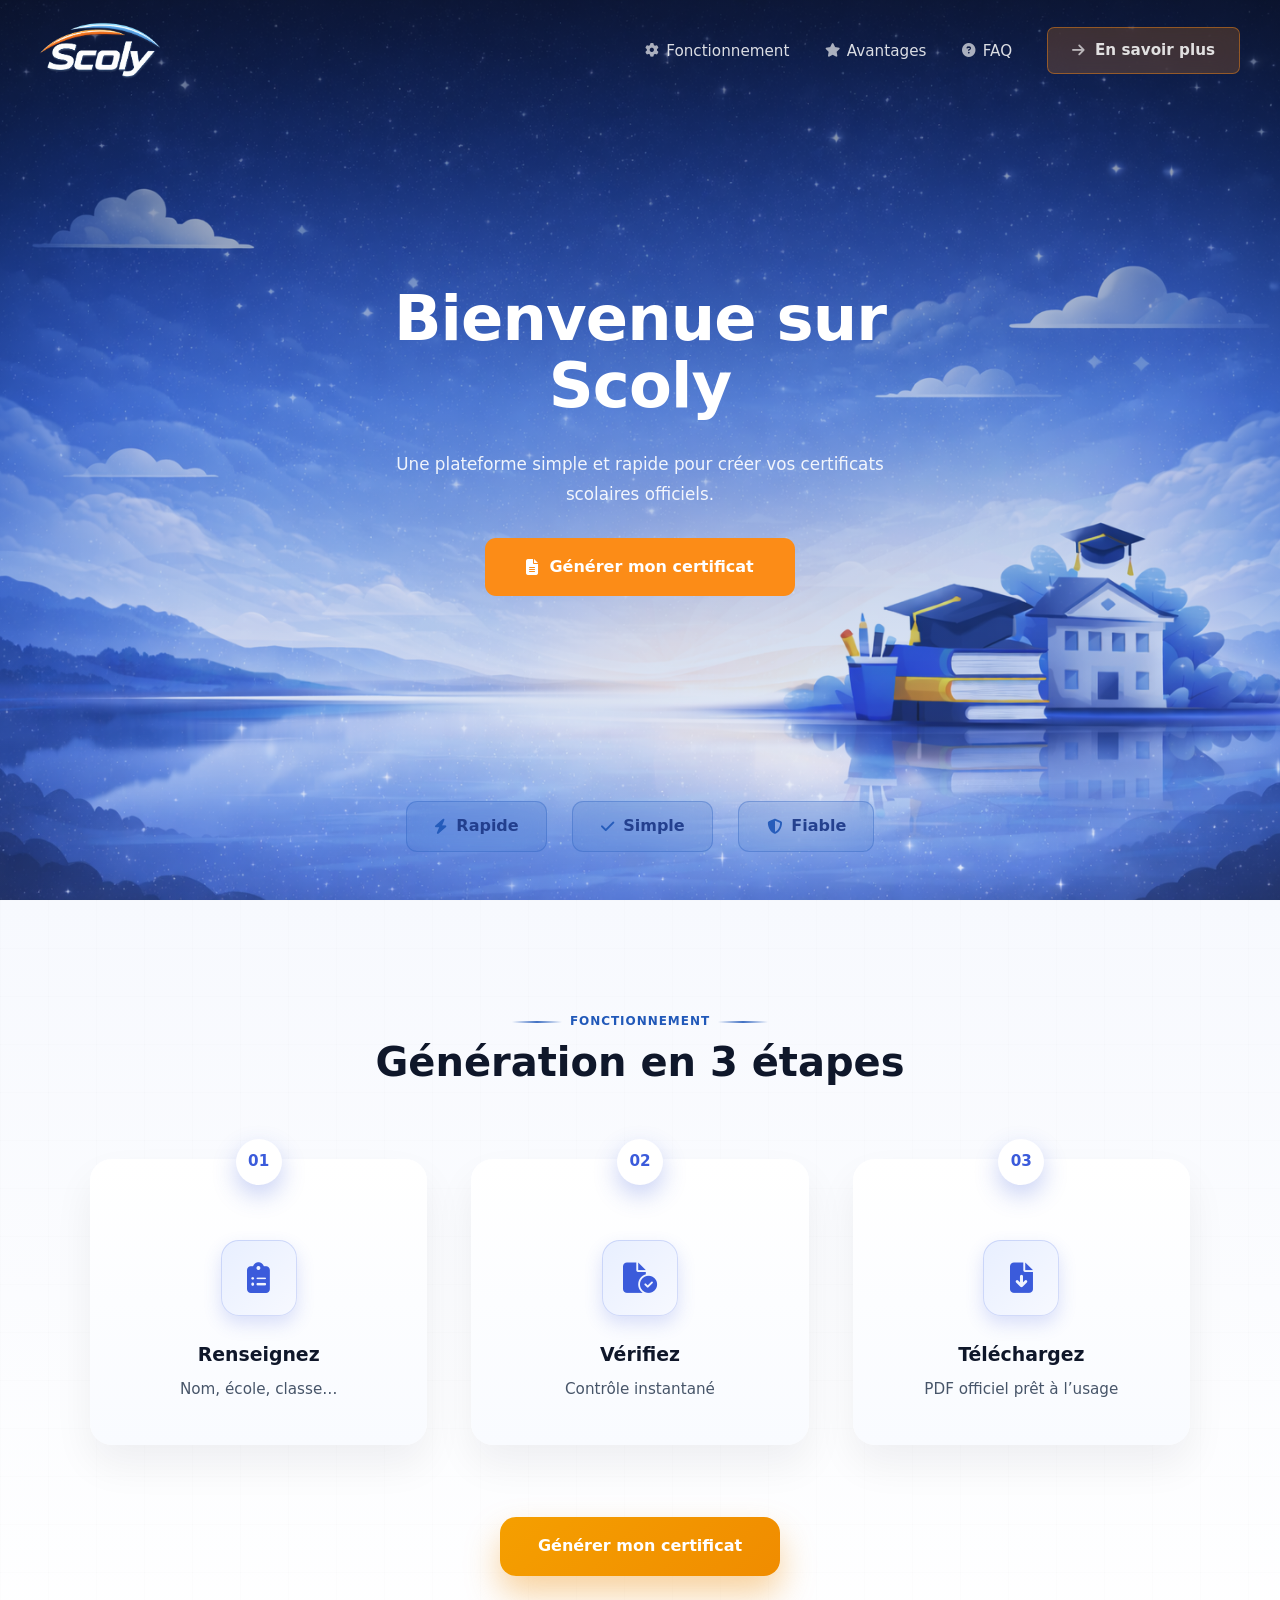
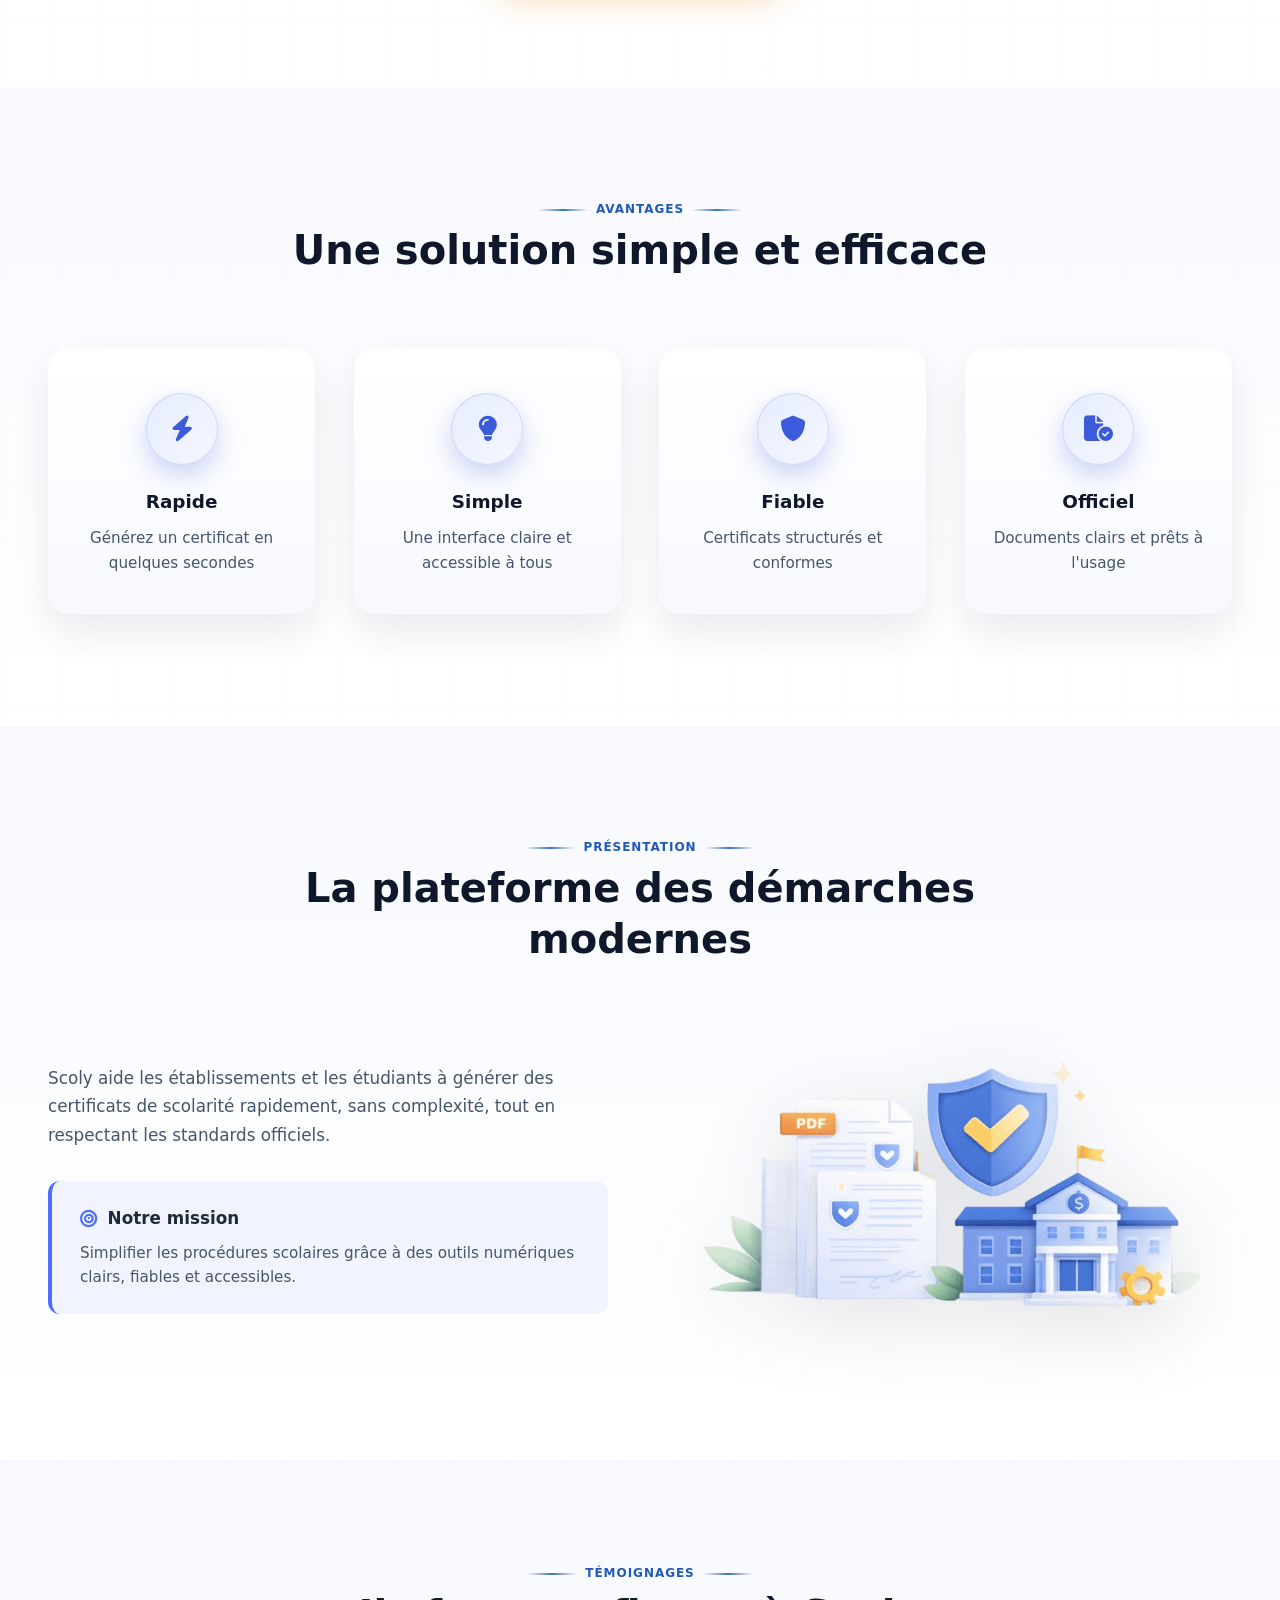
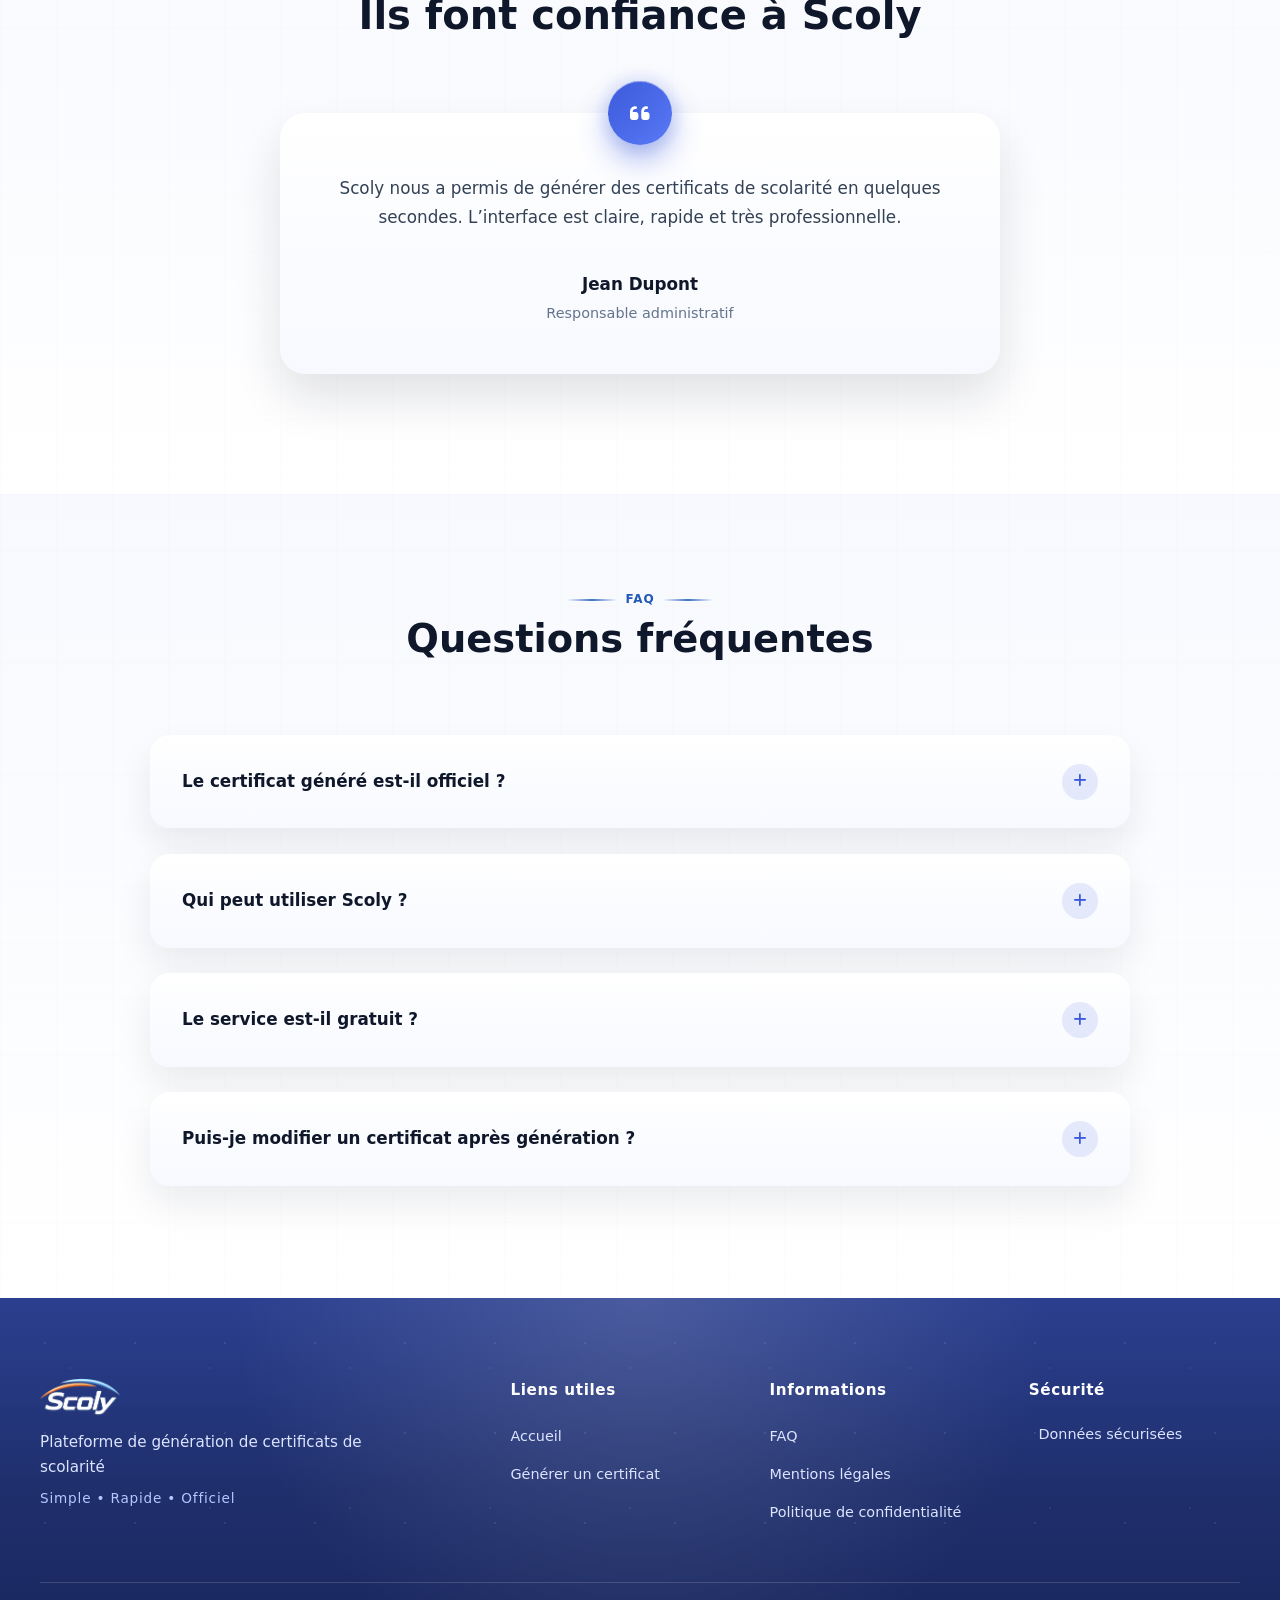
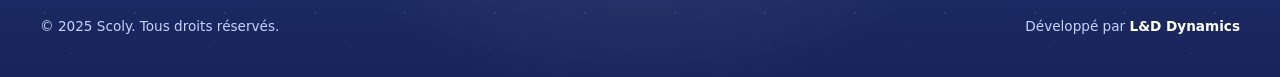
<file: index.html>
<!DOCTYPE html>
<html lang="en">
<head>
    <meta charset="UTF-8">
    <meta name="viewport" content="width=device-width, initial-scale=1.0">
    <title>Scoly</title>
    <link rel="stylesheet" href="./css/02-home/main.css">

    <link rel="preconnect" href="https://fonts.googleapis.com">
    <link rel="preconnect" href="https://fonts.gstatic.com" crossorigin>

    <link rel="stylesheet" href="https://cdnjs.cloudflare.com/ajax/libs/font-awesome/6.5.1/css/all.min.css">  

    <link
    rel="stylesheet"
    href="https://cdnjs.cloudflare.com/ajax/libs/font-awesome/6.5.1/css/all.min.css"
    />

    <!-- ===============================
        FAVICON
    ================================ -->
    <link rel="icon" href="../assets/images/images/favicon.ico" type="image/x-icon"/>
</head>
<body>
    <!-- ===============================
        HERO
    ================================ -->
    <section class="hero" aria-labelledby="hero-title">

        <!-- HEADER -->
        <header class="hero-header">
            <nav class="navbar" aria-label="Navigation principale">

                <a href="/" class="logo" aria-label="Accueil Scoly">
                    <img src="./assets/images/images/logo.png" alt="Logo Scoly" class="logo-img">
                </a>

                <ul class="nav-menu" role="menubar">

                    <li role="none">
                        <a href="#fonctionnement" role="menuitem">
                            <i class="fa-solid fa-gear"></i>
                            <span>Fonctionnement</span>
                        </a>
                    </li>

                    <li role="none">
                        <a href="#avantages" role="menuitem">
                            <i class="fa-solid fa-star"></i>
                            <span>Avantages</span>
                        </a>
                    </li>

                    <li role="none">
                        <a href="#faq" role="menuitem">
                            <i class="fa-solid fa-circle-question"></i>
                            <span>FAQ</span>
                        </a>
                    </li>

                    <li class="nav-cta" role="none">
                        <a href="#en-savoir-plus" class="btn btn-secondary" role="menuitem">
                            <i class="fa-solid fa-arrow-right"></i>
                            <span>En savoir plus</span>
                        </a>
                    </li>

                </ul>

                <button
                    class="burger"
                    aria-label="Ouvrir le menu"
                    aria-expanded="false"
                    aria-controls="mobile-menu"
                >
                    <span></span>
                    <span></span>
                    <span></span>
                </button>

            </nav>
        </header>

        <!-- CONTENU HERO -->
        <div class="hero-content">
            <div class="hero-text">

                <h1 id="hero-title">
                    Bienvenue sur Scoly
                </h1>

                <p class="hero-description">
                    Une plateforme simple et rapide pour créer vos
                    certificats scolaires officiels.
                </p>

                <a href="#generer" class="btn btn-primary">
                    <i class="fa-solid fa-file-lines"></i>
                    <span>Générer mon certificat</span>
                </a>

            </div>
        </div>

        <!-- BENEFICES -->
        <ul class="hero-benefits" aria-label="Avantages principaux">
            <li>
                <i class="fa-solid fa-bolt"></i>
                <span>Rapide</span>
            </li>
            <li>
                <i class="fa-solid fa-check"></i>
                <span>Simple</span>
            </li>
            <li>
                <i class="fa-solid fa-shield-halved"></i>
                <span>Fiable</span>
            </li>
        </ul>

    </section>

    <!-- MENU MOBILE -->
    <nav id="mobile-menu" class="mobile-menu" aria-label="Navigation mobile">
        <ul>
            <li><a href="#fonctionnement"><i class="fa-solid fa-gears"></i> Fonctionnement</a></li>
            <li><a href="#avantages"><i class="fa-solid fa-star"></i> Avantages</a></li>
            <li><a href="#faq"><i class="fa-solid fa-circle-question"></i> FAQ</a></li>
            <li>
                <a href="#en-savoir-plus" class="btn btn-secondary">
                    <i class="fa-solid fa-arrow-right"></i> En savoir plus
                </a>
            </li>
        </ul>
    </nav>

    <!-- ===============================
        HOW IT WORKS
    ================================ -->
    <section data-animate id="fonctionnement"  class="how-it-works animate-up" aria-labelledby="how-it-works-title">

        <!-- ====== EN-TÊTE DE SECTION ====== -->
        <header class="section-header">
            <div class="section-eyebrow">
                <span class="section-line "></span>
                <span>Fonctionnement</span>
                <span class="section-line "></span>
            </div>

            <h2 id="how-it-works-title">
                Génération en 3 étapes
            </h2>
        </header>
    
        <!-- ====== ÉTAPES ====== -->
        <ol class="steps" aria-label="Étapes de génération du certificat">
    
            <!-- Étape 1 -->
            <li class="step-card">
                <span class="step-number" aria-hidden="true">01</span>
    
                <div class="step-icon" aria-hidden="true">
                    <i class="fa-solid fa-clipboard-list"></i>
                </div>
    
                <h3 class="step-title">Renseignez</h3>
    
                <p class="step-description">
                    Nom, école, classe…
                </p>
            </li>
    
            <!-- Étape 2 -->
            <li class="step-card">
                <span class="step-number" aria-hidden="true">02</span>
    
                <div class="step-icon" aria-hidden="true">
                    <i class="fa-solid fa-file-circle-check"></i>
                </div>
    
                <h3 class="step-title">Vérifiez</h3>
    
                <p class="step-description">
                    Contrôle instantané
                </p>
            </li>
    
            <!-- Étape 3 -->
            <li class="step-card">
                <span class="step-number" aria-hidden="true">03</span>
    
                <div class="step-icon" aria-hidden="true">
                    <i class="fa-solid fa-file-arrow-down"></i>
                </div>
    
                <h3 class="step-title">Téléchargez</h3>
    
                <p class="step-description">
                    PDF officiel prêt à l’usage
                </p>
            </li>
    
        </ol>
    
        <!-- ====== CALL TO ACTION ====== -->
        <div class="section-cta">
            <a
                href="#generer"
                class="btn btn-primary"
                role="button"
                aria-label="Générer mon certificat maintenant"
            >
                Générer mon certificat
            </a>
        </div>
    
    </section>

    <!-- ===============================
        ADVANTAGES
    ================================ -->
    <section data-animate id="avantages" class="why-scoly animate-up" aria-labelledby="why-scoly-title">

        <!-- ====== EN-TÊTE DE SECTION ====== -->
        <header class="section-header">
            <div class="section-eyebrow">
                <span class="section-line "></span>
                <span>Avantages</span>
                <span class="section-line "></span>
            </div>
    
            <h2 id="why-scoly-title">
                Une solution simple et efficace
            </h2>
        </header>

    
        <!-- ====== LISTE DES AVANTAGES ====== -->
        <ul class="features" aria-label="Avantages de la plateforme Scoly">
    
            <!-- Avantage 1 : Rapide -->
            <li class="feature-card">
                <div class="feature-icon" aria-hidden="true">
                    <i class="fa-solid fa-bolt"></i>
                </div>
    
                <h3 class="feature-title">Rapide</h3>
    
                <p class="feature-description">
                    Générez un certificat en quelques secondes
                </p>
            </li>
    
            <!-- Avantage 2 : Simple -->
            <li class="feature-card">
                <div class="feature-icon" aria-hidden="true">
                    <i class="fa-solid fa-lightbulb"></i>
                </div>
    
                <h3 class="feature-title">Simple</h3>
    
                <p class="feature-description">
                    Une interface claire et accessible à tous
                </p>
            </li>
    
            <!-- Avantage 3 : Fiable -->
            <li class="feature-card">
                <div class="feature-icon" aria-hidden="true">
                    <i class="fa-solid fa-shield"></i>
                </div>
    
                <h3 class="feature-title">Fiable</h3>
    
                <p class="feature-description">
                    Certificats structurés et conformes
                </p>
            </li>
    
            <!-- Avantage 4 : Officiel -->
            <li class="feature-card">
                <div class="feature-icon" aria-hidden="true">
                    <i class="fa-solid fa-file-circle-check"></i>
                </div>
    
                <h3 class="feature-title">Officiel</h3>
    
                <p class="feature-description">
                    Documents clairs et prêts à l'usage
                </p>
            </li>
    
        </ul>
    
    </section>

    <!-- ===============================
        ABOUT
    ================================ -->
    <section data-animate id="about" class="about-scoly animate-up" aria-labelledby="about-title">
        <!-- ====== EN-TÊTE DE SECTION ====== -->
        <header class="section-header">
            <div class="section-eyebrow">
                <span class="section-line "></span>
                <span>Présentation</span>
                <span class="section-line "></span>
            </div>
            <h2 id="how-it-works-title">
                La plateforme des démarches modernes
            </h2>
        </header>

        <!-- ====== CONTENU ====== -->
        <div class="about-content">
    
            <!-- TEXTE -->
            <div class="about-text">
    
                <p class="about-description">
                    Scoly aide les établissements et les étudiants à générer
                    des certificats de scolarité rapidement, sans complexité,
                    tout en respectant les standards officiels.
                </p>
    
                <div class="about-mission">
                    <h3 class="mission-title">
                        <i class="fa-solid fa-bullseye"></i>
                        Notre mission
                    </h3>
    
                    <p class="mission-text">
                        Simplifier les procédures scolaires grâce à des outils
                        numériques clairs, fiables et accessibles.
                    </p>
                </div>
    
            </div>
    
            <!-- IMAGE -->
            <div class="about-visual">
                <img
                    src="./assets/images/images/about.png"
                    alt="Illustration représentant la génération de certificats scolaires"
                    loading="lazy"
                >
            </div>
    
        </div>
    
    </section>

    <!-- ===============================
        TESTIMONIALS
    ================================ -->
    <section  data-animate id="testimonials" class="testimonials-scoly animate-up" aria-labelledby="testimonials-title">
        <header class="section-header">
            <div class="section-eyebrow">
                <span class="section-line "></span>
                <span>Témoignages</span>
                <span class="section-line "></span>
            </div>
            <h2 id="how-it-works-title">
                Ils font confiance à Scoly
            </h2>
        </header>

        <!-- ====== CONTENU ====== -->
        <div class="testimonials-content">

            <!-- CARTE DE TÉMOIGNAGE -->
            <article class="testimonial-card">

                <!-- ICÔNE CITATION -->
                <div class="testimonial-quote-icon" aria-hidden="true">
                    <i class="fa-solid fa-quote-left"></i>
                </div>

                <!-- TEXTE -->
                <blockquote class="testimonial-text">
                    Scoly nous a permis de générer des certificats de scolarité
                    en quelques secondes. L’interface est claire, rapide
                    et très professionnelle.
                </blockquote>

                <!-- AUTEUR -->
                <footer class="testimonial-author">
                    <p class="author-name">Jean Dupont</p>
                    <p class="author-role">Responsable administratif</p>
                </footer>

            </article>

        </div>

    </section>

    <!-- ===============================
     FAQ
    ================================ -->
    <section  data-animate id="faq" class="faq-scoly animate-up" aria-labelledby="faq-title">
        <!-- ====== EN-TÊTE DE SECTION ====== -->
        <header class="section-header">
            <div class="section-eyebrow">
                <span class="section-line "></span>
                <span>FAQ</span>
                <span class="section-line "></span>
            </div>
            <h2 id="how-it-works-title">
                Questions fréquentes
            </h2>
        </header>

        <!-- ====== CONTENU FAQ ====== -->
        <div class="faq-content">

            <!-- FAQ 1 -->
            <article class="faq-item">
                <header class="faq-question">
                    <h3>Le certificat généré est-il officiel ?</h3>

                    <span class="faq-icon" aria-hidden="true">
                        <i class="fa-solid fa-plus"></i>
                    </span>
                </header>

                <div class="faq-answer">
                    <p>
                        Oui. Les certificats générés par Scoly sont structurés selon
                        un format officiel conforme aux standards administratifs.
                        Ils contiennent toutes les informations nécessaires
                        (identité, établissement, année scolaire) et sont prêts
                        à être utilisés pour vos démarches.
                    </p>
                </div>
            </article>

            <!-- FAQ 2 -->
            <article class="faq-item">
                <header class="faq-question">
                    <h3>Qui peut utiliser Scoly ?</h3>

                    <span class="faq-icon" aria-hidden="true">
                        <i class="fa-solid fa-plus"></i>
                    </span>
                </header>

                <div class="faq-answer">
                    <p>
                        Scoly est destiné aux élèves, étudiants, parents,
                        responsables légaux ainsi qu’aux établissements scolaires.
                        Toute personne ayant besoin d’un certificat de scolarité
                        peut utiliser la plateforme de manière simple et rapide.
                    </p>
                </div>
            </article>

            <!-- FAQ 3 -->
            <article class="faq-item">
                <header class="faq-question">
                    <h3>Le service est-il gratuit ?</h3>

                    <span class="faq-icon" aria-hidden="true">
                        <i class="fa-solid fa-plus"></i>
                    </span>
                </header>

                <div class="faq-answer">
                    <p>
                        Oui. La génération de certificats via Scoly est entièrement
                        gratuite. Aucun frais caché n’est appliqué et
                        l’accès aux fonctionnalités essentielles reste libre
                        pour tous les utilisateurs.
                    </p>
                </div>
            </article>

            <!-- FAQ 4 -->
            <article class="faq-item">
                <header class="faq-question">
                    <h3>Puis-je modifier un certificat après génération ?</h3>

                    <span class="faq-icon" aria-hidden="true">
                        <i class="fa-solid fa-plus"></i>
                    </span>
                </header>

                <div class="faq-answer">
                    <p>
                        Oui. Tant que le certificat n’a pas été téléchargé ou validé
                        définitivement, vous pouvez corriger ou ajuster les informations
                        saisies. Cela permet d’éviter toute erreur avant l’utilisation
                        officielle du document.
                    </p>
                </div>
            </article>

        </div>
    </section>

    <!-- ===============================
        FOOTER
    ================================ -->
    <footer id="footer-scoly" class="footer-scoly" role="contentinfo">

        <!-- ====== CONTENU PRINCIPAL ====== -->
        <div class="footer-container">

            <!-- BRAND -->
            <div class="footer-brand">
                <div class="footer-logo">
                    <img
                        src="./assets/images/images/logo.png"
                        alt="Logo Scoly"
                        loading="lazy"
                    >
                </div>

                <p class="footer-description">
                    Plateforme de génération de certificats de scolarité
                </p>

                <p class="footer-tagline">
                    Simple • Rapide • Officiel
                </p>
            </div>

            <!-- LIENS UTILES -->
            <nav class="footer-column" aria-labelledby="footer-links-title">
                <h3 id="footer-links-title" class="footer-title">
                    Liens utiles
                </h3>

                <ul class="footer-links">
                    <li><a href="#accueil">Accueil</a></li>
                    <li><a href="#generer">Générer un certificat</a></li>
                </ul>
            </nav>

            <!-- INFORMATIONS -->
            <nav class="footer-column" aria-labelledby="footer-info-title">
                <h3 id="footer-info-title" class="footer-title">
                    Informations
                </h3>

                <ul class="footer-links">
                    <li><a href="#faq">FAQ</a></li>
                    <li><a href="#mentions-legales">Mentions légales</a></li>
                    <li><a href="#confidentialite">Politique de confidentialité</a></li>
                </ul>
            </nav>

            <!-- SÉCURITÉ -->
            <div class="footer-column footer-security">
                <h3 class="footer-title">
                    Sécurité
                </h3>

                <p class="footer-security-item">
                    <i class="fa-solid fa-shield-check" aria-hidden="true"></i>
                    Données sécurisées
                </p>
            </div>

        </div>

        <!-- ====== BAS DE FOOTER ====== -->
        <div class="footer-bottom">
            <p class="footer-copyright">
                © 2025 Scoly. Tous droits réservés.
            </p>

            <p class="footer-credit">
                Développé par <strong>L&D Dynamics</strong>
            </p>
        </div>

    </footer>

    <script src="./js/02-home/faq.js"></script>
    <script src="./js/01-global/reveal.js"></script>
    <script src="./js/02-home/buger.js"></script>
</body>
</html>
</file>
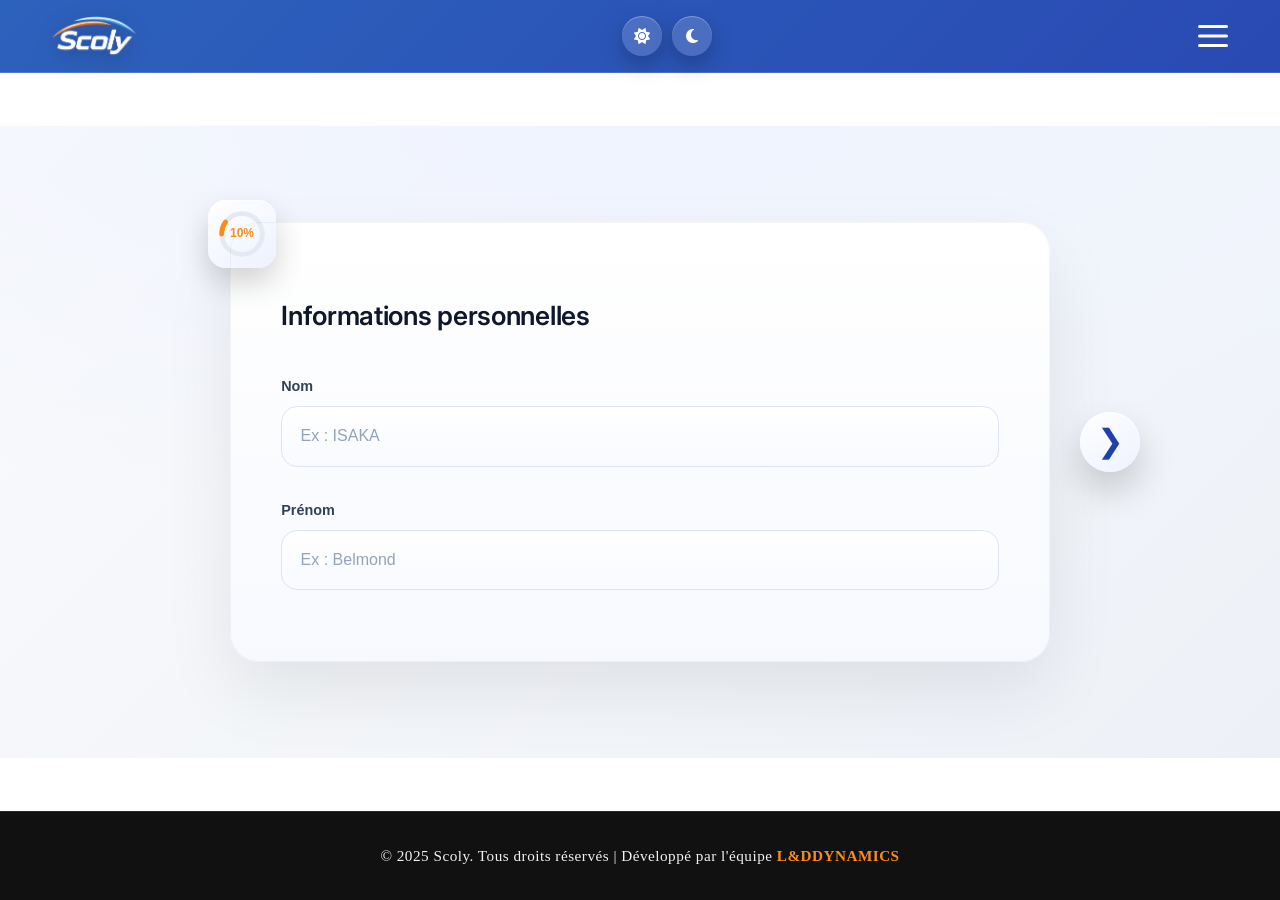
<file: pages/generator.html>
<!doctype html>
<html lang="fr">
    <head>
        <!-- ===============================
            META ESSENTIELS
        ================================ -->
        <meta charset="utf-8" />
        <meta name="viewport" content="width=device-width, initial-scale=1" />
    
        <!-- ===============================
            SEO – SCOLY
        ================================ -->
        <title>Scoly | Générateur de certificats de scolarité en ligne</title>
    
        <meta
            name="description"
            content="Générez facilement un certificat de scolarité officiel avec Scoly. Une plateforme simple, rapide et fiable pour les élèves et établissements scolaires."
        />
    
        <meta
            name="keywords"
            content="certificat de scolarité, génération certificat, scoly, attestation scolaire, document scolaire officiel, plateforme scolaire"
        />
    
        <meta name="author" content="Scoly" />
    
        <!-- ===============================
            THEME COLOR (MOBILE)
        ================================ -->
        <meta name="theme-color" content="#3b5bdb" />
    
        <!-- ===============================
            STYLES
        ================================ -->
        <link rel="stylesheet" href="../css/03-generator/main.css" />
    
        <!-- ===============================
            GOOGLE FONTS
        ================================ -->
        <link
            href="https://fonts.googleapis.com/css2?family=Inter:wght@400;500;600;700&family=Poppins:wght@600;700&display=swap"
            rel="stylesheet"
        />
    
        <!-- ===============================
            FONT AWESOME
        ================================ -->
        <link
            rel="stylesheet"
            href="https://cdnjs.cloudflare.com/ajax/libs/font-awesome/6.5.2/css/all.min.css"
            integrity="sha512-+d5o3qQlfB4Dl+d3TxhZ1+..."
            crossorigin="anonymous"
            referrerpolicy="no-referrer"
        />
    
        <!-- ===============================
            FAVICON
        ================================ -->
        <link
            rel="icon"
            href="../assets/images/images/favicon.ico"
            type="image/x-icon"
        />
    </head>    
    <body>
        <div class="page-wrapper">
            <!-- ===============================
                HEADER – SCOLY
            ================================== -->
            <header class="main-header" role="banner">
                <div class="header-container">

                    <!-- LOGO -->
                    <div class="logo">
                        <a href="/" aria-label="Retour à l’accueil Scoly">
                           <img src="../assets/images/images/logo.png" class="logo-img" alt="LOGO SCOLY">
                        </a>
                    </div>

                    <!-- SWITCH THÈME -->
                    <div
                        class="theme-toggle"
                        role="switch"
                        aria-label="Changer le thème"
                        aria-checked="false"
                    >
                        <button
                            class="toggle-btn is-light"
                            aria-label="Activer le mode clair"
                        >
                            <i class="fa-solid fa-sun"></i>
                        </button>

                        <button
                            class="toggle-btn is-dark"
                            aria-label="Activer le mode sombre"
                        >
                            <i class="fa-solid fa-moon"></i>
                        </button>
                    </div>

                    <!-- MENU BURGER (MOBILE) -->
                    <button
                        class="menu-burger"
                        aria-label="Ouvrir le menu"
                        aria-expanded="false"
                        aria-controls="menu-overlay"
                    >
                        <span></span>
                        <span></span>
                        <span></span>
                    </button>

                </div>
            </header>

            <!-- Menu Overlay -->
            <nav id="menu-overlay" class="menu-overlay" aria-hidden="true">
                <ul class="menu-links">
                    <li><a href="#">Accueil</a></li>
                    <li><a href="#">Avantages</a></li>
                    <li><a href="#">FAQ</a></li>
                </ul>
            </nav>

            <section class="form-section">

                <div class="form-container">
              
                  <!-- ===== Carte 1 ===== -->
                  <article class="form-card active" data-index="0">
                    <div class="progress-badge" data-progress="10">
                      <svg class="progress-circle" viewBox="0 0 36 36">
                        <path class="circle-bg"
                          d="M18 2.0845
                             a 15.9155 15.9155 0 0 1 0 31.831
                             a 15.9155 15.9155 0 0 1 0 -31.831" />
                        <path class="circle"
                          d="M18 2.0845
                             a 15.9155 15.9155 0 0 1 0 31.831
                             a 15.9155 15.9155 0 0 1 0 -31.831" />
                      </svg>
                      <span class="progress-text">10%</span>
                    </div>
              
                    <h2>Informations personnelles</h2>
              
                    <form class="form-fields">
                      <div class="form-group">
                        <label>Nom</label>
                        <div class="input-wrapper">
                          <input type="text" placeholder="Ex : ISAKA">
                        </div>
                      </div>
              
                      <div class="form-group">
                        <label>Prénom</label>
                        <div class="input-wrapper">
                          <input type="text" placeholder="Ex : Belmond">
                        </div>
                      </div>
                    </form>
                  </article>
              
                  <!-- ===== Carte 2 ===== -->
                  <article class="form-card" data-index="1">
                    <div class="progress-badge" data-progress="20">
                      <svg class="progress-circle" viewBox="0 0 36 36">
                        <path class="circle-bg"
                          d="M18 2.0845
                             a 15.9155 15.9155 0 0 1 0 31.831
                             a 15.9155 15.9155 0 0 1 0 -31.831" />
                        <path class="circle"
                          d="M18 2.0845
                             a 15.9155 15.9155 0 0 1 0 31.831
                             a 15.9155 15.9155 0 0 1 0 -31.831" />
                      </svg>
                      <span class="progress-text">20%</span>
                    </div>
              
                    <h2>Naissance</h2>
              
                    <form class="form-fields">
                      <div class="form-group">
                        <label>Date de naissance</label>
                        <div class="input-wrapper">
                          <input type="date">
                        </div>
                      </div>
              
                      <div class="form-group">
                        <label>Lieu de naissance</label>
                        <div class="input-wrapper">
                          <input type="text" placeholder="Ex : Cotonou">
                        </div>
                      </div>
                    </form>
                  </article>
              
                  <!-- ===== Navigation ===== -->
                  <button class="nav-arrow left-arrow">&#10094;</button>
                  <button class="nav-arrow right-arrow">&#10095;</button>
              
                </div>
            </section>
              
            <!-- ===============================
                FOOTER
            ================================== -->
            <footer class="main-footer" role="contentinfo">
                <p>&copy; 2025 Scoly. Tous droits réservés | Développé par l'équipe <strong>L&amp;DDYNAMICS</strong></p>
            </footer>
        </div>

        <!-- ===============================
            SCRIPTS
        ================================== -->
        <script src="../js/03-generator/progression.js"></script>
        <script src="../js/03-generator/cards-navigation.js"></script>
        <script src="../js/03-generator/overlay.js"></script>
    </body>
</html>
</file>
<file: css/02-home/main.css>
@import url("../01-global/reset.css");
@import url("../01-global/base.css");
@import url("../01-global/reveal.css");
@import url("./01-hero.css");
@import url("./02-how-it-work.css");
@import url("./03-why.css");
@import url("./04-about.css");
@import url("./05-testimonials.css");
@import url("./06-faq.css");
@import url("./07-footer.css");
</file>
<file: css/03-generator/main.css>
@import url("../01-global/reset.css");
@import url("../01-global/base.css");
@import url("./01-header.css");
@import url("./02-middle.css");
@import url("./03-footer.css");
@import url("./layout.css");
</file>
